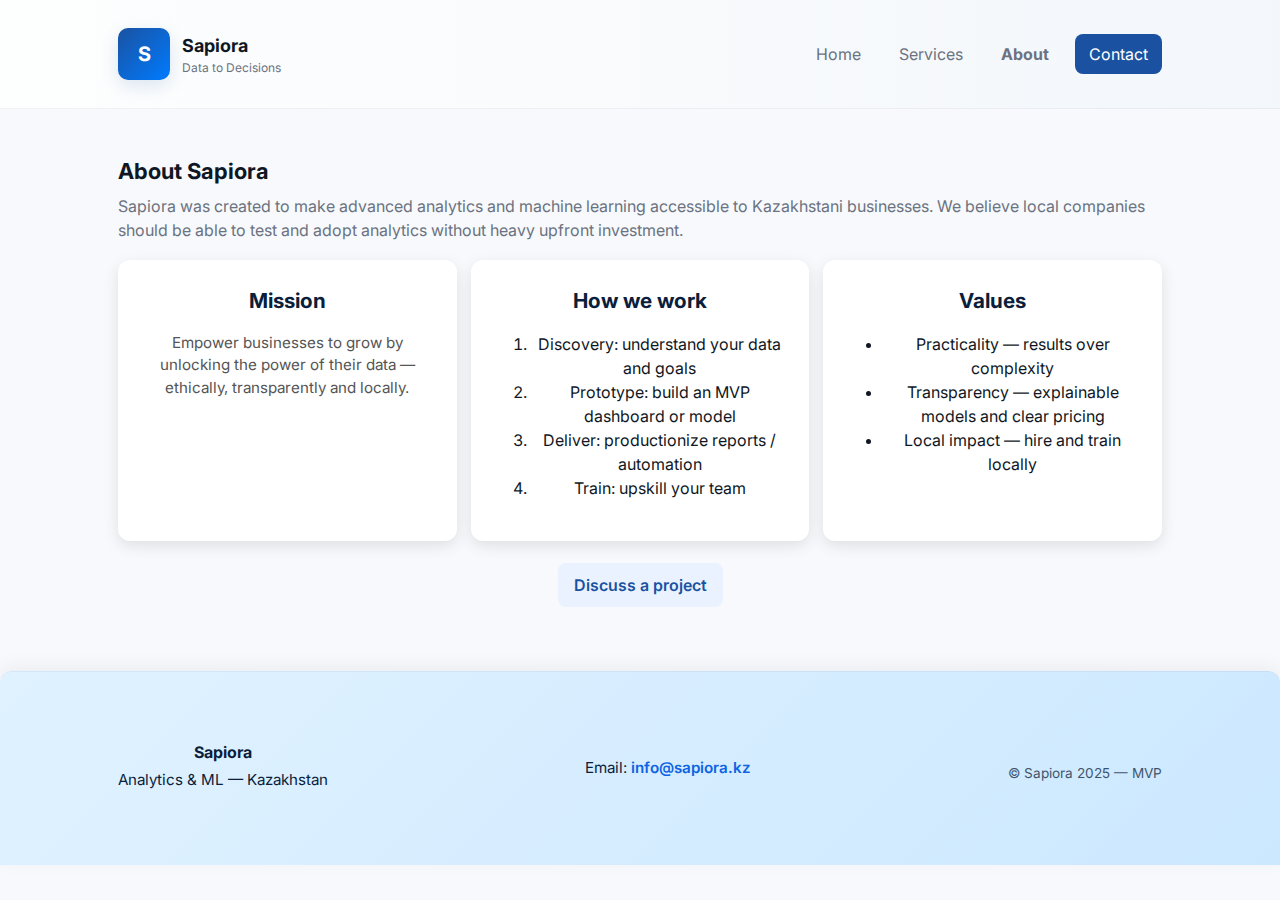
<file: about.html>
<!doctype html>
<html lang="en">
<head>
  <meta charset="utf-8" />
  <meta name="viewport" content="width=device-width,initial-scale=1" />
  <title>About — Sapiora</title>
  <link href="https://fonts.googleapis.com/css2?family=Inter:wght@300;400;600;700&display=swap" rel="stylesheet">
  <link rel="stylesheet" href="style.css" />
</head>
<body>
  <header class="site-header">
    <div class="container header-inner">
      <div class="brand">
        <div class="logo-mark">S</div>
        <div class="brand-text"><h1>Sapiora</h1><p class="tagline">Data to Decisions</p></div>
      </div>
      <nav class="nav">
        <a href="index.html" class="nav-link">Home</a>
        <a href="services.html" class="nav-link">Services</a>
        <a href="about.html" class="nav-link">About</a>
        <a href="contact.html" class="nav-cta">Contact</a>
      </nav>
    </div>
  </header>

  <main class="container">
    <section class="section about-section">
      <h2 class="section-title">About Sapiora</h2>
      <p class="lead">
        Sapiora was created to make advanced analytics and machine learning accessible to Kazakhstani businesses.
        We believe local companies should be able to test and adopt analytics without heavy upfront investment.
      </p>

      <div class="about-grid">
        <div class="card">
          <h3>Mission</h3>
          <p>Empower businesses to grow by unlocking the power of their data — ethically, transparently and locally.</p>
        </div>
        <div class="card">
          <h3>How we work</h3>
          <ol>
            <li>Discovery: understand your data and goals</li>
            <li>Prototype: build an MVP dashboard or model</li>
            <li>Deliver: productionize reports / automation</li>
            <li>Train: upskill your team</li>
          </ol>
        </div>
        <div class="card">
          <h3>Values</h3>
          <ul>
            <li>Practicality — results over complexity</li>
            <li>Transparency — explainable models and clear pricing</li>
            <li>Local impact — hire and train locally</li>
          </ul>
        </div>
      </div>

      <div class="centered">
        <a class="btn btn-secondary" href="contact.html">Discuss a project</a>
      </div>
    </section>
  </main>

  <footer class="site-footer">
    <div class="container footer-grid">
      <div><strong>Sapiora</strong><p>Analytics & ML — Kazakhstan</p></div>
      <div><p>Email: <a href="mailto:info@sapiora.kz">info@sapiora.kz</a></p></div>
      <div class="small">© Sapiora 2025 — MVP</div>
    </div>
  </footer>

  <script src="script.js"></script>
</body>
</html>
</file>
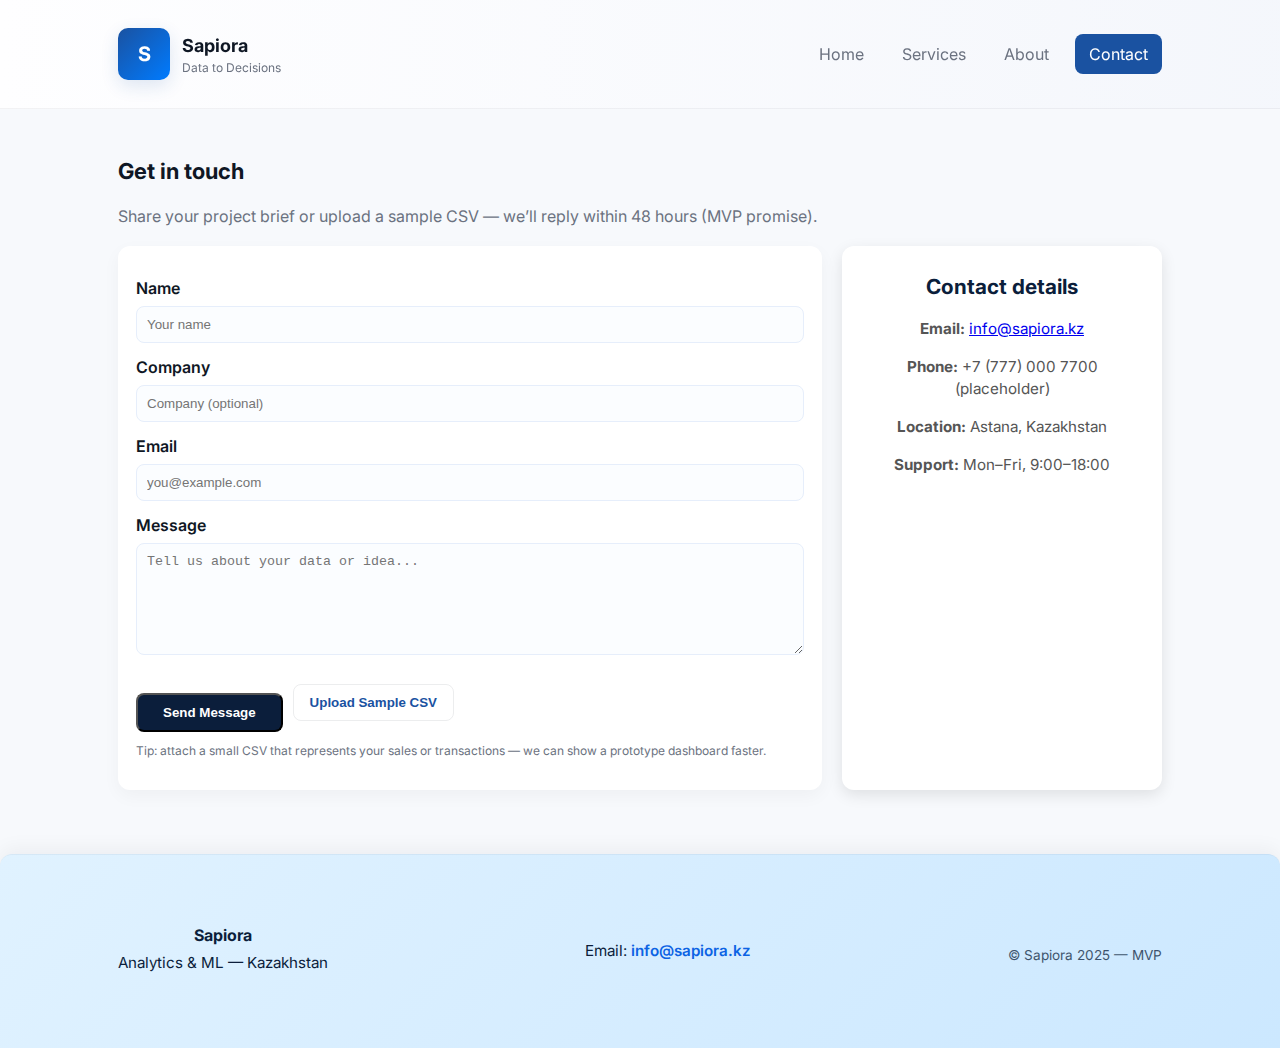
<file: contact.html>
<!doctype html>
<html lang="en">
<head>
  <meta charset="utf-8" />
  <meta name="viewport" content="width=device-width,initial-scale=1" />
  <title>Contact — Sapiora</title>
  <link href="https://fonts.googleapis.com/css2?family=Inter:wght@300;400;600;700&display=swap" rel="stylesheet">
  <link rel="stylesheet" href="style.css" />
</head>
<body>
  <header class="site-header">
    <div class="container header-inner">
      <div class="brand">
        <div class="logo-mark">S</div>
        <div class="brand-text"><h1>Sapiora</h1><p class="tagline">Data to Decisions</p></div>
      </div>
      <nav class="nav">
        <a href="index.html" class="nav-link">Home</a>
        <a href="services.html" class="nav-link">Services</a>
        <a href="about.html" class="nav-link">About</a>
        <a href="contact.html" class="nav-cta">Contact</a>
      </nav>
    </div>
  </header>

  <main class="container">
    <section class="section contact-section">
      <h2 class="section-title">Get in touch</h2>
      <p class="section-sub">Share your project brief or upload a sample CSV — we’ll reply within 48 hours (MVP promise).</p>

      <div class="contact-grid">
        <form id="contactForm" class="contact-form" action="mailto:info@sapiora.kz" method="post" enctype="text/plain">
          <label for="name">Name</label>
          <input id="name" name="name" type="text" placeholder="Your name" required>

          <label for="company">Company</label>
          <input id="company" name="company" type="text" placeholder="Company (optional)">

          <label for="email">Email</label>
          <input id="email" name="email" type="email" placeholder="you@example.com" required>

          <label for="message">Message</label>
          <textarea id="message" name="message" rows="6" placeholder="Tell us about your data or idea..." required></textarea>

          <div class="form-actions">
            <button type="submit" class="btn btn-primary">Send Message</button>
            <button type="button" id="demoUploadBtn" class="btn btn-outline">Upload Sample CSV</button>
          </div>

          <p class="hint">Tip: attach a small CSV that represents your sales or transactions — we can show a prototype dashboard faster.</p>
        </form>

        <aside class="contact-info card">
          <h3>Contact details</h3>
          <p><strong>Email:</strong> <a href="mailto:info@sapiora.kz">info@sapiora.kz</a></p>
          <p><strong>Phone:</strong> +7 (777) 000 7700 (placeholder)</p>
          <p><strong>Location:</strong> Astana, Kazakhstan</p>
          <div class="support-hours">
            <p><strong>Support:</strong> Mon–Fri, 9:00–18:00</p>
          </div>
        </aside>
      </div>
    </section>
  </main>

  <footer class="site-footer">
    <div class="container footer-grid">
      <div><strong>Sapiora</strong><p>Analytics & ML — Kazakhstan</p></div>
      <div><p>Email: <a href="mailto:info@sapiora.kz">info@sapiora.kz</a></p></div>
      <div class="small">© Sapiora 2025 — MVP</div>
    </div>
  </footer>

  <script src="script.js"></script>
</body>
</html>
</file>
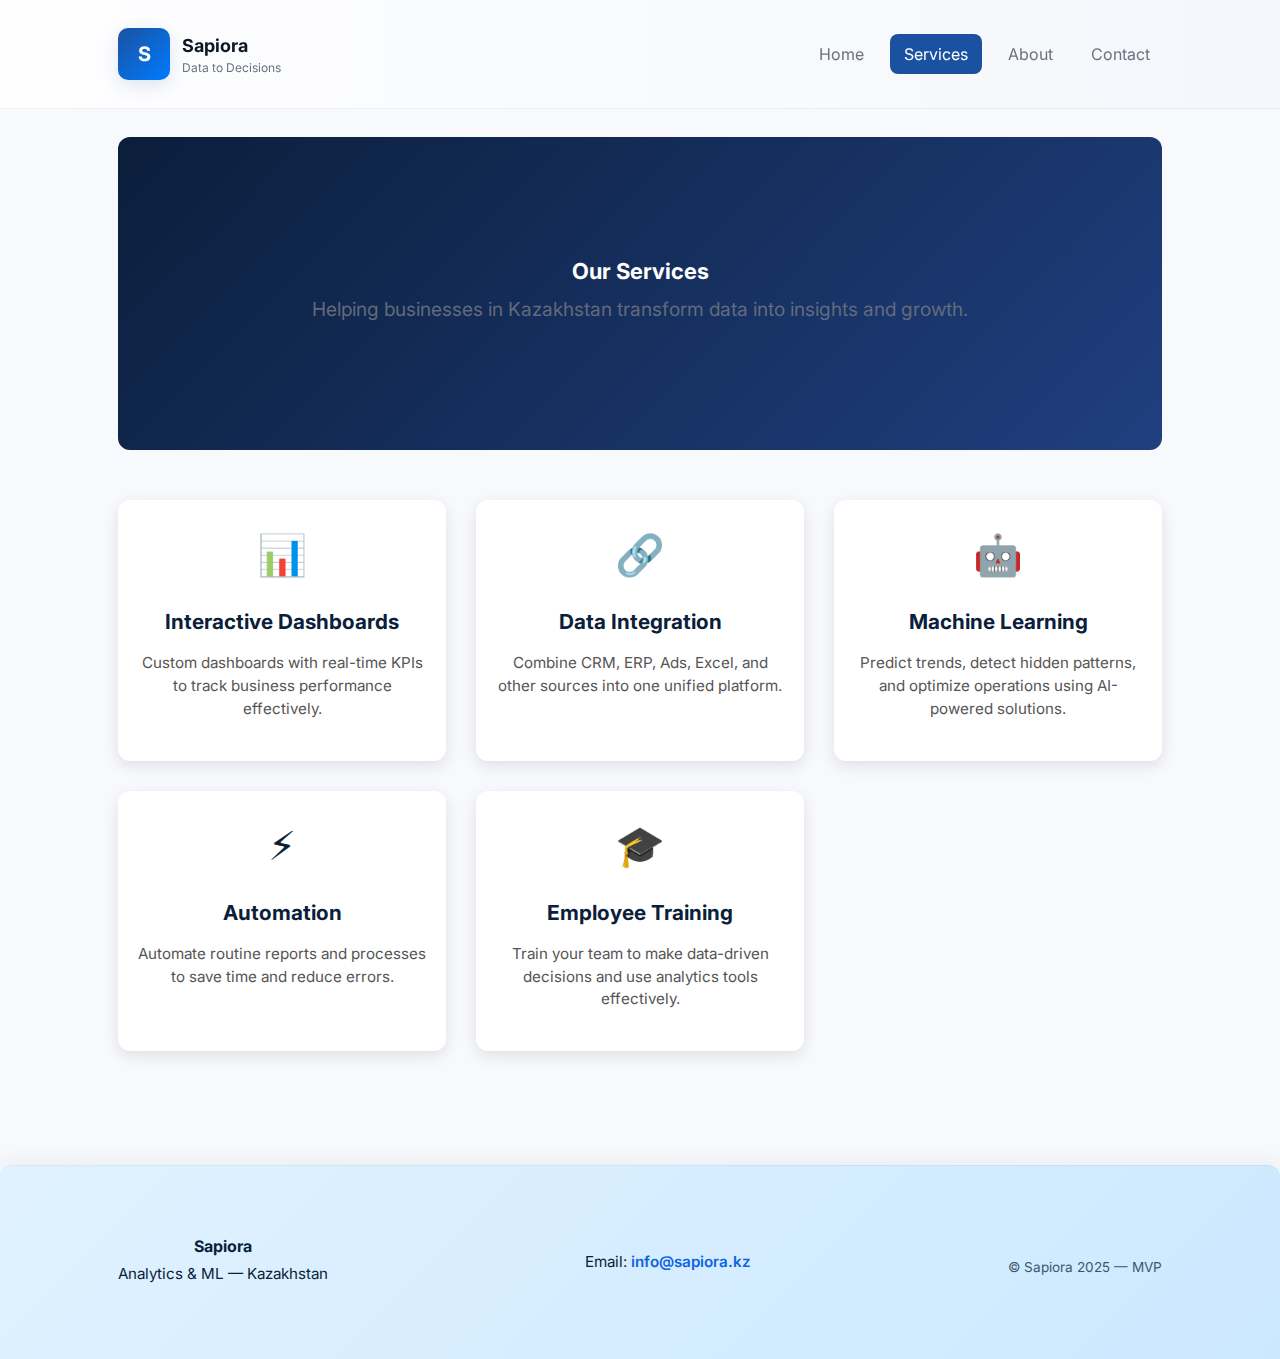
<file: services.html>
<!DOCTYPE html>
<html lang="en">
<head>
  <meta charset="UTF-8" />
  <meta name="viewport" content="width=device-width, initial-scale=1.0" />
  <title>Sapiora | Services</title>
  <link href="https://fonts.googleapis.com/css2?family=Inter:wght@300;400;600;700&display=swap" rel="stylesheet">
  <link rel="stylesheet" href="style.css" />
</head>
<body>
  <header class="site-header">
    <div class="container header-inner">
      <div class="brand">
        <div class="logo-mark">S</div>
        <div class="brand-text"><h1>Sapiora</h1><p class="tagline">Data to Decisions</p></div>
      </div>
      <nav class="nav">
        <a href="index.html" class="nav-link">Home</a>
        <a href="services.html" class="nav-cta">Services</a>
        <a href="about.html" class="nav-link">About</a>
        <a href="contact.html" class="nav-link">Contact</a>
      </nav>
    </div>
  </header>

  <main class="container">
    <section class="section services-hero">
      <h2 class="section-title">Our Services</h2>
      <p class="section-sub">Helping businesses in Kazakhstan transform data into insights and growth.</p>
    </section>

    <section class="section services-grid">
      <!-- Service Card 1 -->
      <div class="service-card">
        <div class="icon">📊</div>
        <h3>Interactive Dashboards</h3>
        <p>Custom dashboards with real-time KPIs to track business performance effectively.</p>
      </div>

      <!-- Service Card 2 -->
      <div class="service-card">
        <div class="icon">🔗</div>
        <h3>Data Integration</h3>
        <p>Combine CRM, ERP, Ads, Excel, and other sources into one unified platform.</p>
      </div>

      <!-- Service Card 3 -->
      <div class="service-card">
        <div class="icon">🤖</div>
        <h3>Machine Learning</h3>
        <p>Predict trends, detect hidden patterns, and optimize operations using AI-powered solutions.</p>
      </div>

      <!-- Service Card 4 -->
      <div class="service-card">
        <div class="icon">⚡</div>
        <h3>Automation</h3>
        <p>Automate routine reports and processes to save time and reduce errors.</p>
      </div>

      <!-- Service Card 5 -->
      <div class="service-card">
        <div class="icon">🎓</div>
        <h3>Employee Training</h3>
        <p>Train your team to make data-driven decisions and use analytics tools effectively.</p>
      </div>
    </section>
  </main>

  <footer class="site-footer">
    <div class="container footer-grid">
      <div><strong>Sapiora</strong><p>Analytics & ML — Kazakhstan</p></div>
      <div><p>Email: <a href="mailto:info@sapiora.kz">info@sapiora.kz</a></p></div>
      <div class="small">© Sapiora 2025 — MVP</div>
    </div>
  </footer>
</body>
</html>
</file>
<file: style.css>
/* style.css - clean, modern design for the Sapiora MVP site */

/* Basic settings */
:root{
  --bg: #f7f9fc;
  --card: #ffffff;
  --primary: #1a52a1;    /* deep blue */
  --accent: #007bff;     /* brighter accent */
  --muted: #6b7280;
  --radius: 10px;
  --max-width: 1100px;
}

*{box-sizing:border-box}
html,body{height:100%}
body{
  margin:0;
  font-family: 'Inter', system-ui, -apple-system, "Segoe UI", Roboto, "Helvetica Neue", Arial;
  background:var(--bg);
  color:#0f1724;
  -webkit-font-smoothing:antialiased;
  -moz-osx-font-smoothing:grayscale;
  line-height:1.5;
}

/* Container to center content */
.container{
  max-width:var(--max-width);
  margin:0 auto;
  padding:28px;
}

/* Header */
.site-header{
  background:linear-gradient(90deg,#ffffffcc, #f3f6fbcc);
  border-bottom:1px solid rgba(15,23,36,0.05);
  position:sticky;
  top:0;
  z-index:40;
}
.header-inner{
  display:flex;
  align-items:center;
  justify-content:space-between;
  gap:16px;
}
.brand{display:flex;gap:12px;align-items:center}
.logo-mark{
  width:52px;height:52px;border-radius:10px;
  background:linear-gradient(135deg,var(--primary),var(--accent));
  display:flex;align-items:center;justify-content:center;color:white;font-weight:700;font-size:20px;
  box-shadow:0 6px 18px rgba(26,82,161,0.14);
}
.brand-text h1{margin:0;font-size:18px}
.tagline{margin:0;font-size:12px;color:var(--muted)}

/* Nav */
.nav{display:flex;gap:14px;align-items:center}
.nav-link{color:var(--muted);text-decoration:none;padding:8px 12px;border-radius:8px}
.nav-link:hover{background:rgba(26,82,161,0.06);color:var(--primary)}
.nav-cta{background:var(--primary);color:white;padding:8px 14px;border-radius:8px;text-decoration:none}
.nav-cta:hover{opacity:0.95}

/* HERO */
.hero{padding:36px 0}
.hero-grid{display:grid;grid-template-columns:1fr 420px;gap:26px;align-items:start}
.hero-left h2{font-size:28px;margin:0 0 12px}
.lead{color:var(--muted);margin:0 0 18px}
.hero-actions{display:flex;gap:12px;margin-bottom:14px}
.btn{display:inline-block;padding:10px 16px;border-radius:8px;text-decoration:none;font-weight:600}
.btn-primary{background:var(--primary);color:white}
.btn-outline{border:1px solid rgba(15,23,36,0.08);background:transparent;color:var(--primary)}
.btn-secondary{background:#eaf2ff;color:var(--primary)}
.centered{text-align:center;margin-top:22px}

/* Hero right card */
.card{
  background:var(--card);
  padding:18px;border-radius:var(--radius);
  box-shadow:0 6px 18px rgba(12, 20, 35, 0.06);
}
.card-title{margin:0 0 12px;font-size:16px;color:var(--primary)}
.mini-stats{display:flex;gap:14px;margin-top:12px}
.mini-stats .stat-title{font-size:12px;color:var(--muted)}
.mini-stats .stat-value{font-size:14px;font-weight:700;color:#0f1724}

/* Services preview */
.section-title{font-size:22px;margin-bottom:6px}
.section-sub{color:var(--muted);margin-bottom:18px}
.cards-grid{display:grid;grid-template-columns:repeat(4,1fr);gap:14px}
.feature-card{background:var(--card);padding:18px;border-radius:12px;box-shadow:0 6px 18px rgba(12,20,35,0.04);text-align:left}
.feature-icon{font-size:24px;color:var(--primary);margin-bottom:8px}

/* layouts */
.services-preview{padding:28px 0}
.case{padding:22px 0}
.case-grid{display:flex;gap:18px;align-items:center}
.case-text{flex:1}
.case-image{flex:1;display:flex;align-items:center;justify-content:center}

/* CTA */
.cta{padding:26px 0;background:linear-gradient(90deg,#f8fbff,#ffffff);}
.cta-inner{text-align:center;padding:18px;border-radius:12px;box-shadow:0 6px 18px rgba(12,20,35,0.03)}

/* About and services lists */
.about-grid{display:grid;grid-template-columns:repeat(3,1fr);gap:14px;margin-top:12px}
.card h3{margin-top:0}

/* Contact form */
.contact-grid{display:grid;grid-template-columns:1fr 320px;gap:20px}
.contact-form{background:var(--card);padding:18px;border-radius:12px;box-shadow:0 6px 18px rgba(12,20,35,0.04)}
.contact-form label{display:block;font-weight:600;margin:12px 0 6px}
.contact-form input, .contact-form textarea{width:100%;padding:10px;border-radius:8px;border:1px solid #e6eefb;background:#fbfdff}
.form-actions{display:flex;gap:10px;margin-top:12px;align-items:center}
.hint{font-size:12px;color:var(--muted);margin-top:10px}

/* Footer */
.site-footer{border-top:1px solid rgba(15,23,36,0.04);padding:18px 0;margin-top:36px}
.footer-grid{display:flex;justify-content:space-between;align-items:center}

/* Responsive */
@media (max-width:960px){
  .cards-grid{grid-template-columns:repeat(2,1fr)}
  .about-grid{grid-template-columns:1fr}
  .hero-grid{grid-template-columns:1fr}
  .contact-grid{grid-template-columns:1fr}
  .case-grid{flex-direction:column}
}
@media (max-width:640px){
  .cards-grid{grid-template-columns:1fr}
  .brand-text h1{font-size:16px}
  .hero-left h2{font-size:20px}
}
/* Services Page Styles */
/* Services Page with Images */
/* Services Page Styles (No Images) */
.services-hero {
  text-align: center;
  margin-bottom: 50px;
}

.services-grid {
  display: grid;
  grid-template-columns: repeat(auto-fit, minmax(250px, 1fr));
  gap: 30px;
  margin-bottom: 50px;
}

.service-card {
  background: #ffffff;
  border-radius: 12px;
  box-shadow: 0 5px 15px rgba(0,0,0,0.1);
  padding: 30px 20px;
  text-align: center;
  transition: transform 0.3s, box-shadow 0.3s;
}

.service-card:hover {
  transform: translateY(-8px);
  box-shadow: 0 12px 25px rgba(0,0,0,0.15);
}

.service-card .icon {
  font-size: 50px;
  margin-bottom: 20px;
}

.service-card h3 {
  font-size: 1.3rem;
  margin-bottom: 15px;
  color: #0b1e3b;
}

.service-card p {
  font-size: 0.95rem;
  color: #555;
  line-height: 1.5;
}

/* About Hero */
.about-hero {
  background: linear-gradient(135deg, #0b1e3b, #1f3f7f);
  color: #ffffff;
  text-align: center;
  padding: 80px 20px;
  border-radius: 12px;
  margin-bottom: 50px;
}

.about-hero .section-title {
  font-size: 2.5rem;
  font-weight: 700;
  margin-bottom: 20px;
}

.about-hero .section-sub {
  font-size: 1.1rem;
  max-width: 700px;
  margin: 0 auto 20px auto;
  line-height: 1.6;
  opacity: 0.9;
}

.about-hero .divider {
  width: 60px;
  height: 4px;
  background-color: #ffcc00;
  margin: 20px auto;
  border-radius: 2px;
}

.about-hero .hero-tagline {
  font-size: 1rem;
  max-width: 600px;
  margin: 0 auto;
  opacity: 0.85;
}

/* Grid Layouts */
.grid-2, .grid-3 {
  display: grid;
  gap: 30px;
  margin-bottom: 50px;
}

.grid-2 {
  grid-template-columns: repeat(auto-fit, minmax(280px, 1fr));
}

.grid-3 {
  grid-template-columns: repeat(auto-fit, minmax(250px, 1fr));
}

/* Cards */
.card {
  background: #ffffff;
  border-radius: 12px;
  box-shadow: 0 5px 15px rgba(0,0,0,0.1);
  padding: 30px 20px;
  text-align: center;
  transition: transform 0.3s, box-shadow 0.3s;
}

.card:hover {
  transform: translateY(-6px);
  box-shadow: 0 12px 25px rgba(0,0,0,0.15);
}

.card .icon {
  font-size: 40px;
  margin-bottom: 15px;
}

.card h3 {
  font-size: 1.3rem;
  margin-bottom: 15px;
  color: #0b1e3b;
}

.card p {
  font-size: 0.95rem;
  color: #555;
  line-height: 1.5;
}

/* Hero Section */
.hero {
  background: linear-gradient(135deg, #0b1e3b, #1f3f7f);
  color: #ffffff;
  text-align: center;
  padding: 100px 20px;
  border-radius: 12px;
  margin-bottom: 50px;
}

.hero .hero-content h1 {
  font-size: 2.8rem;
  font-weight: 700;
  margin-bottom: 20px;
}

.hero-sub {
  font-size: 1.2rem;
  max-width: 700px;
  margin: 0 auto 25px auto;
  line-height: 1.6;
  opacity: 0.9;
}

.hero-buttons a {
  display: inline-block;
  margin: 10px 10px;
}

/* Integrations Grid */
.integrations .grid-5 {
  display: grid;
  grid-template-columns: repeat(auto-fit, minmax(120px, 1fr));
  gap: 20px;
  margin-top: 30px;
}

.integration-card {
  background: #0b1e3b;
  color: #fff;
  border-radius: 10px;
  padding: 20px;
  text-align: center;
  font-weight: 600;
  box-shadow: 0 5px 15px rgba(0,0,0,0.1);
  transition: transform 0.3s, box-shadow 0.3s;
}

.integration-card:hover {
  transform: translateY(-5px);
  box-shadow: 0 12px 25px rgba(0,0,0,0.15);
}

/* Services Preview Grid */
.services-preview .grid-3 {
  display: grid;
  grid-template-columns: repeat(auto-fit, minmax(250px, 1fr));
  gap: 30px;
  margin-top: 30px;
}

/* About Preview / Values Grid */
.about-preview .grid-3 {
  display: grid;
  grid-template-columns: repeat(auto-fit, minmax(250px, 1fr));
  gap: 30px;
  margin-top: 30px;
}

.card, .service-card {
  background: #ffffff;
  border-radius: 12px;
  box-shadow: 0 5px 15px rgba(0,0,0,0.1);
  padding: 25px 20px;
  text-align: center;
  transition: transform 0.3s, box-shadow 0.3s;
}

.card:hover, .service-card:hover {
  transform: translateY(-6px);
  box-shadow: 0 12px 25px rgba(0,0,0,0.15);
}

.icon {
  font-size: 40px;
  margin-bottom: 15px;
  color: #0b1e3b;
}
/* Hero Section */
.hero {
  text-align: center;
  padding: 60px 20px;
}

/* Integrations Section */
.integrations {
  margin: 50px 0;
}

.integration-list {
  list-style-type: disc;
  padding-left: 20px;
  max-width: 700px;
  margin: 20px auto 0 auto;
  font-size: 1rem;
  line-height: 1.6;
  color: #333;
}

/* Benefits Section */
.benefits-list {
  list-style-type: disc;
  padding-left: 20px;
  max-width: 700px;
  margin: 20px auto 0 auto;
  font-size: 1rem;
  line-height: 1.6;
  color: #333;
}

/* Service Cards */
.grid-3 {
  display: grid;
  grid-template-columns: repeat(auto-fit, minmax(250px, 1fr));
  gap: 30px;
  margin-top: 30px;
}

.service-card {
  background: #ffffff;
  border-radius: 12px;
  box-shadow: 0 5px 15px rgba(0,0,0,0.1);
  padding: 25px 20px;
  text-align: center;
}

.service-card .icon {
  font-size: 40px;
  margin-bottom: 15px;
  color: #0b1e3b;
}

.btn-primary {
  display: inline-block;
  background-color: #0b1e3b;
  color: #fff;
  padding: 10px 25px;
  border-radius: 8px;
  text-decoration: none;
  margin-top: 20px;
}

.btn-primary:hover {
  background-color: #1f3f7f;
}

/* Footer - Brighter Version */
.site-footer {
  background: linear-gradient(135deg, #e0f2ff, #cce8ff); /* soft bright blue gradient */
  color: #0b1e3b; /* dark text for contrast */
  padding: 2.5rem 0;
  text-align: center;
  border-top-left-radius: 12px;
  border-top-right-radius: 12px;
  box-shadow: 0 -5px 20px rgba(12,20,35,0.05);
}

.site-footer a {
  color: #0c63e4; /* bright blue for links */
  text-decoration: none;
  font-weight: 600;
  transition: color 0.3s, transform 0.3s;
}

.site-footer a:hover {
  color: #007bff;
  transform: translateY(-2px);
}

.footer-grid {
  display: flex;
  flex-wrap: wrap;
  justify-content: space-between;
  align-items: center;
  gap: 15px;
  max-width: 1100px;
  margin: 0 auto;
}

.site-footer p {
  margin: 5px 0;
  font-size: 0.95rem;
}

.site-footer .small {
  font-size: 0.85rem;
  opacity: 0.75;
  margin-top: 8px;
}

.services-hero {
  background: linear-gradient(135deg, #0b1e3b, #1f3f7f);
  color: #ffffff;
  text-align: center;
  padding: 100px 20px;
  border-radius: 12px;
  margin-bottom: 50px;
}

.services-hero .hero-content h2 {
  font-size: 2.8rem;
  font-weight: 700;
  margin-bottom: 20px;
}

.services-hero .section-sub {
  font-size: 1.2rem;
  max-width: 700px;
  margin: 0 auto 25px auto;
  line-height: 1.6;
  opacity: 0.9;
}

.services-hero .hero-buttons a {
  display: inline-block;
  margin: 10px 10px;
}
</file>
